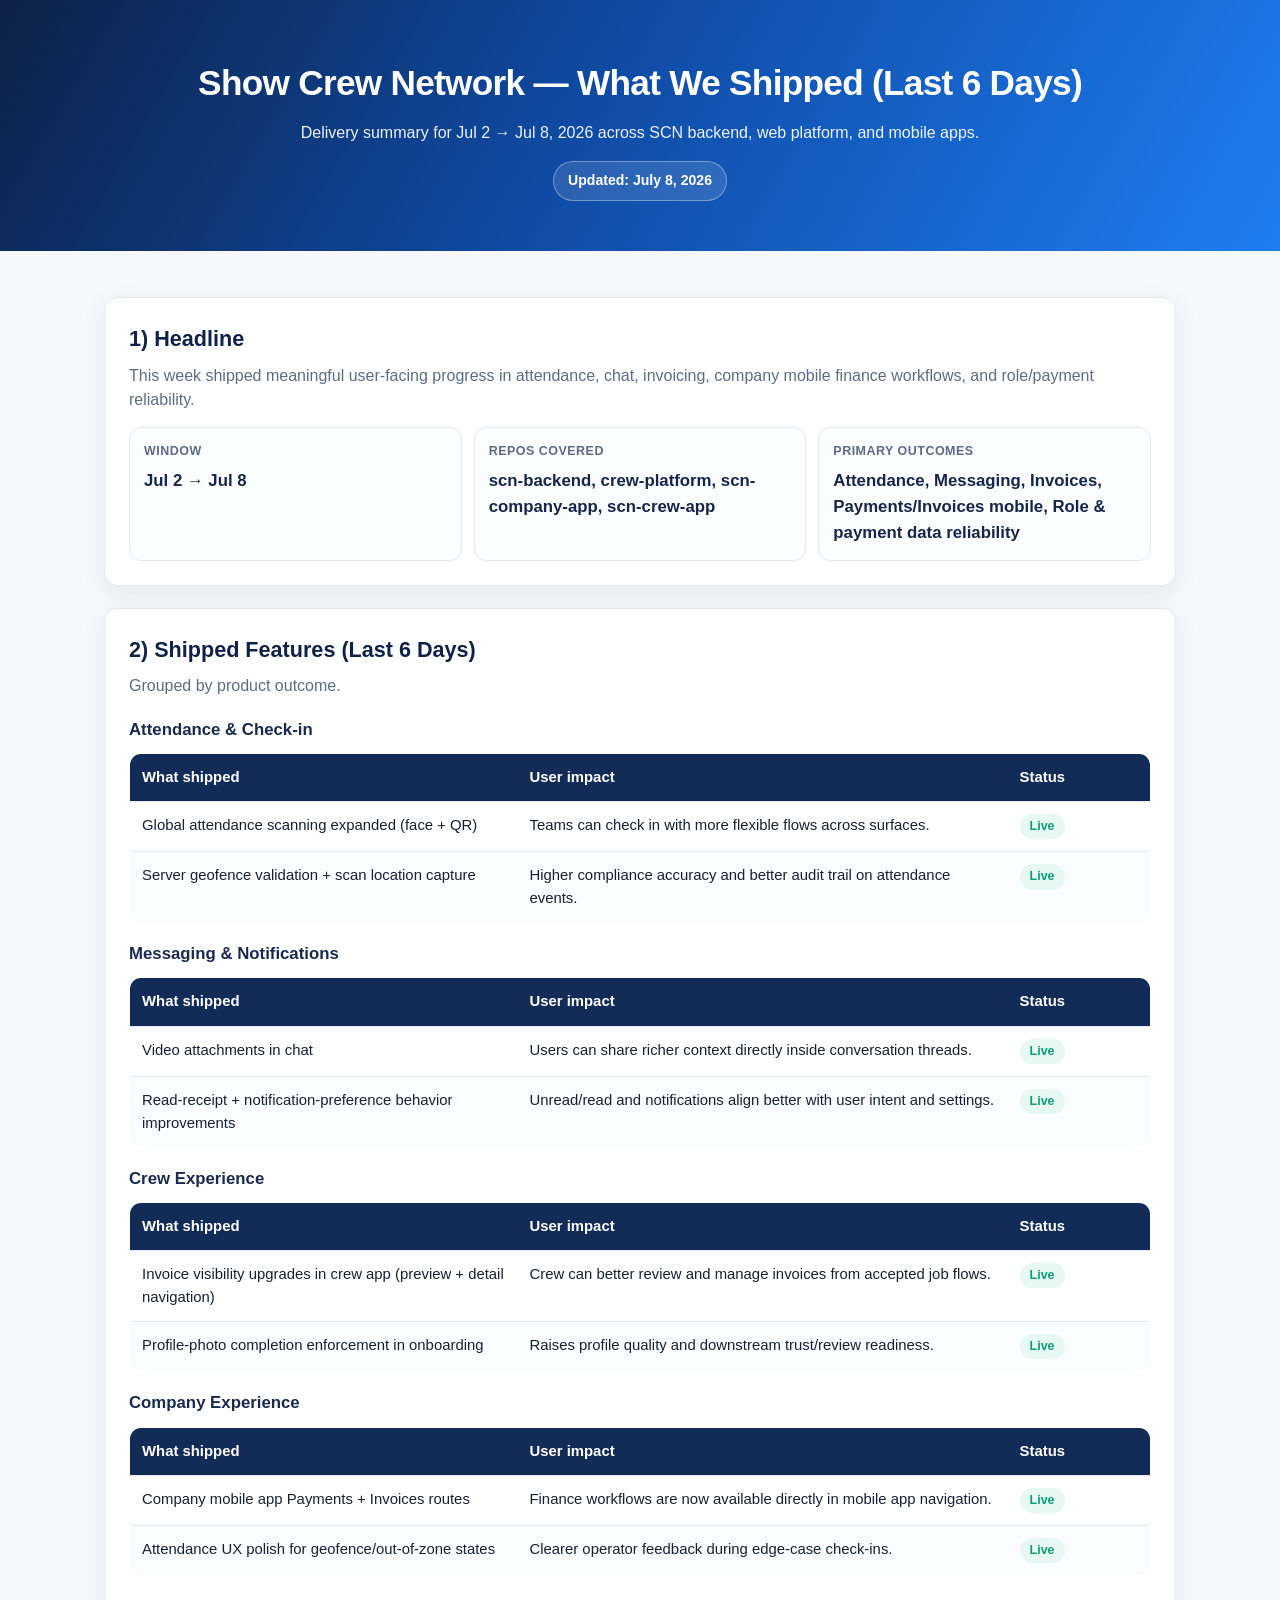
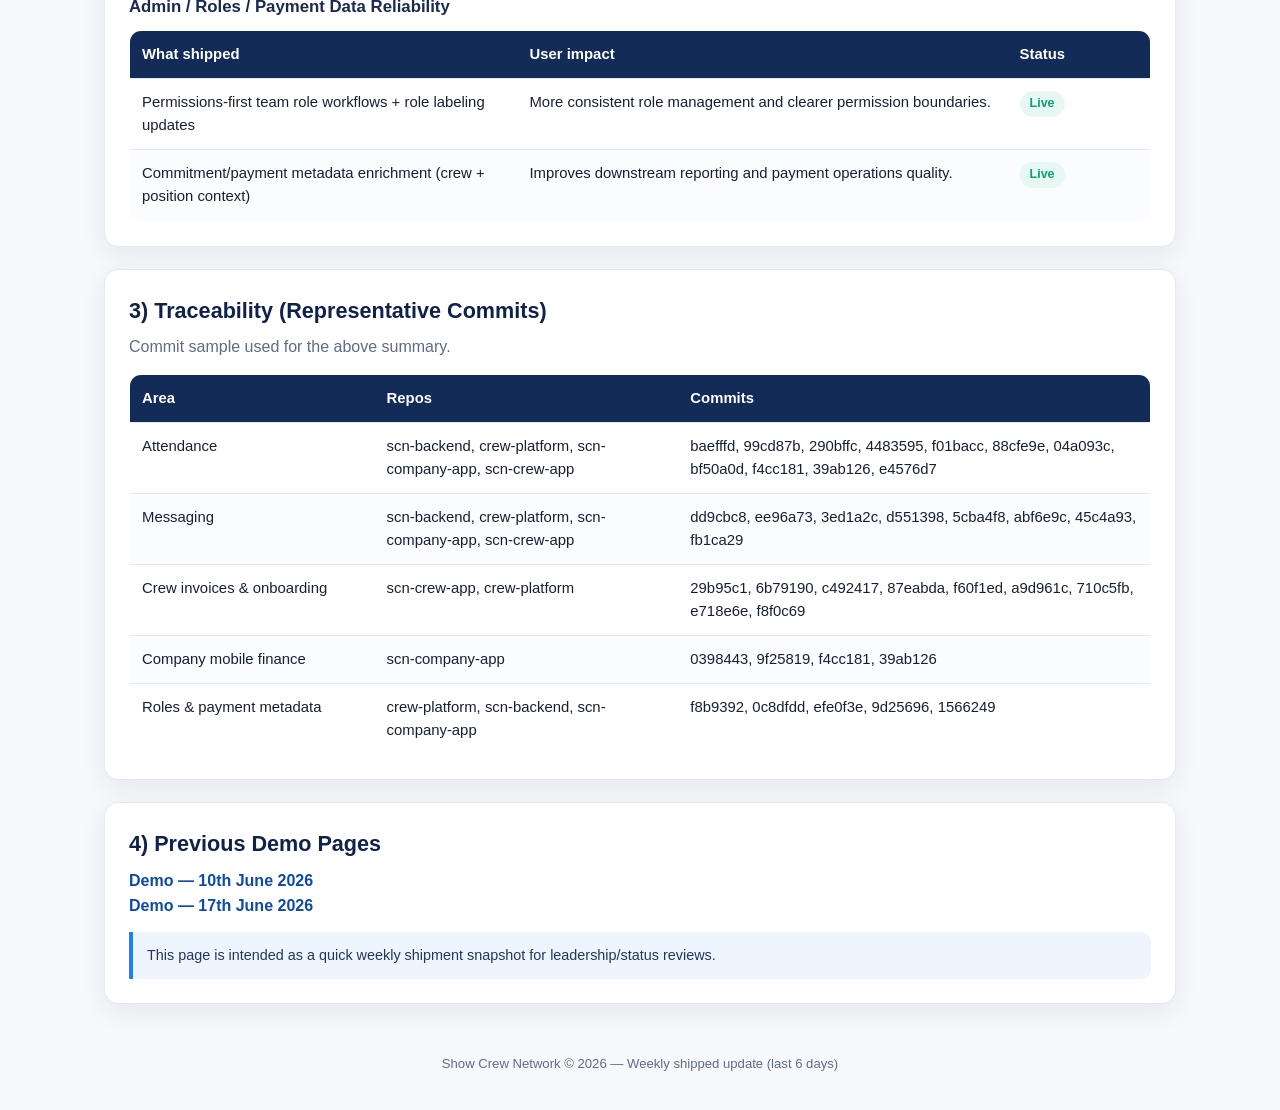
<file: index.html>
<!DOCTYPE html>
<html lang="en">
<head>
  <meta charset="UTF-8">
  <meta name="viewport" content="width=device-width, initial-scale=1.0">
  <title>Show Crew Network — Shipped Update (Last 6 Days)</title>
  <style>
    :root {
      --bg: #f7f8fb;
      --card: #ffffff;
      --text: #172033;
      --muted: #5f6b85;
      --brand: #0f4aa3;
      --brand-2: #1e7ef2;
      --ok: #0f9d76;
      --line: #e3e8f1;
      --shadow: 0 8px 24px rgba(16, 37, 72, 0.08);
      --radius: 14px;
    }
    * { box-sizing: border-box; margin: 0; padding: 0; }
    body {
      font-family: -apple-system, BlinkMacSystemFont, "Segoe UI", Roboto, Arial, sans-serif;
      background: var(--bg);
      color: var(--text);
      line-height: 1.55;
    }
    .hero {
      background: linear-gradient(120deg, #0d2147 0%, #0f4aa3 45%, #1e7ef2 100%);
      color: #fff;
      padding: 56px 24px 50px;
      text-align: center;
    }
    .hero h1 { font-size: 2.2rem; font-weight: 800; letter-spacing: -0.02em; }
    .hero p { margin-top: 10px; opacity: 0.93; max-width: 920px; margin-left: auto; margin-right: auto; }
    .meta {
      margin-top: 16px;
      display: inline-block;
      padding: 8px 14px;
      border: 1px solid rgba(255,255,255,0.35);
      border-radius: 999px;
      background: rgba(255,255,255,0.12);
      font-size: 0.88rem;
      font-weight: 600;
    }
    .wrap { max-width: 1120px; margin: 0 auto; padding: 24px; }
    section { margin-top: 22px; }
    .card {
      background: var(--card);
      border: 1px solid var(--line);
      border-radius: var(--radius);
      box-shadow: var(--shadow);
      padding: 24px;
    }
    h2 { font-size: 1.35rem; margin-bottom: 8px; color: #10224a; }
    h3 { font-size: 1.05rem; margin-top: 18px; margin-bottom: 8px; color: #1a2a4f; }
    p.sub { color: var(--muted); margin-bottom: 14px; }

    .kpi-grid {
      display: grid;
      grid-template-columns: repeat(auto-fit, minmax(220px, 1fr));
      gap: 12px;
      margin-top: 12px;
    }
    .kpi {
      border: 1px solid var(--line);
      border-radius: 12px;
      padding: 14px;
      background: #fbfdff;
    }
    .kpi .label {
      font-size: 0.78rem;
      color: var(--muted);
      text-transform: uppercase;
      letter-spacing: 0.04em;
      font-weight: 700;
    }
    .kpi .value {
      font-size: 1.05rem;
      font-weight: 700;
      margin-top: 6px;
      color: #16264a;
    }
    .pill {
      display: inline-block;
      padding: 3px 10px;
      border-radius: 999px;
      font-size: 0.78rem;
      font-weight: 600;
      background: #e7f8f2;
      color: var(--ok);
    }
    table {
      width: 100%;
      border-collapse: collapse;
      border: 1px solid var(--line);
      border-radius: 12px;
      overflow: hidden;
      font-size: 0.93rem;
      margin-top: 10px;
    }
    thead { background: #132b57; color: #fff; }
    th, td {
      text-align: left;
      padding: 12px 12px;
      border-bottom: 1px solid var(--line);
      vertical-align: top;
    }
    tbody tr:last-child td { border-bottom: none; }
    tbody tr:nth-child(even) td { background: #fafcff; }
    .note {
      margin-top: 14px;
      padding: 12px 14px;
      border-left: 4px solid var(--brand-2);
      background: #eef5ff;
      border-radius: 0 10px 10px 0;
      color: #23365b;
      font-size: 0.9rem;
    }
    .links a {
      color: var(--brand);
      text-decoration: none;
      font-weight: 700;
    }
    .links a:hover { text-decoration: underline; }
    .footer {
      text-align: center;
      color: var(--muted);
      font-size: 0.82rem;
      padding: 26px 16px 36px;
    }
    @media (max-width: 768px) {
      .hero h1 { font-size: 1.7rem; }
      .wrap { padding: 14px; }
      .card { padding: 16px; }
    }
  </style>
</head>
<body>
  <header class="hero">
    <h1>Show Crew Network — What We Shipped (Last 6 Days)</h1>
    <p>Delivery summary for Jul 2 → Jul 8, 2026 across SCN backend, web platform, and mobile apps.</p>
    <div class="meta">Updated: July 8, 2026</div>
  </header>

  <main class="wrap">
    <section class="card">
      <h2>1) Headline</h2>
      <p class="sub">This week shipped meaningful user-facing progress in attendance, chat, invoicing, company mobile finance workflows, and role/payment reliability.</p>
      <div class="kpi-grid">
        <div class="kpi"><div class="label">Window</div><div class="value">Jul 2 → Jul 8</div></div>
        <div class="kpi"><div class="label">Repos covered</div><div class="value">scn-backend, crew-platform, scn-company-app, scn-crew-app</div></div>
        <div class="kpi"><div class="label">Primary outcomes</div><div class="value">Attendance, Messaging, Invoices, Payments/Invoices mobile, Role & payment data reliability</div></div>
      </div>
    </section>

    <section class="card">
      <h2>2) Shipped Features (Last 6 Days)</h2>
      <p class="sub">Grouped by product outcome.</p>

      <h3>Attendance &amp; Check-in</h3>
      <table>
        <thead><tr><th style="width:38%">What shipped</th><th>User impact</th><th style="width:14%">Status</th></tr></thead>
        <tbody>
          <tr><td>Global attendance scanning expanded (face + QR)</td><td>Teams can check in with more flexible flows across surfaces.</td><td><span class="pill">Live</span></td></tr>
          <tr><td>Server geofence validation + scan location capture</td><td>Higher compliance accuracy and better audit trail on attendance events.</td><td><span class="pill">Live</span></td></tr>
        </tbody>
      </table>

      <h3>Messaging &amp; Notifications</h3>
      <table>
        <thead><tr><th style="width:38%">What shipped</th><th>User impact</th><th style="width:14%">Status</th></tr></thead>
        <tbody>
          <tr><td>Video attachments in chat</td><td>Users can share richer context directly inside conversation threads.</td><td><span class="pill">Live</span></td></tr>
          <tr><td>Read-receipt + notification-preference behavior improvements</td><td>Unread/read and notifications align better with user intent and settings.</td><td><span class="pill">Live</span></td></tr>
        </tbody>
      </table>

      <h3>Crew Experience</h3>
      <table>
        <thead><tr><th style="width:38%">What shipped</th><th>User impact</th><th style="width:14%">Status</th></tr></thead>
        <tbody>
          <tr><td>Invoice visibility upgrades in crew app (preview + detail navigation)</td><td>Crew can better review and manage invoices from accepted job flows.</td><td><span class="pill">Live</span></td></tr>
          <tr><td>Profile-photo completion enforcement in onboarding</td><td>Raises profile quality and downstream trust/review readiness.</td><td><span class="pill">Live</span></td></tr>
        </tbody>
      </table>

      <h3>Company Experience</h3>
      <table>
        <thead><tr><th style="width:38%">What shipped</th><th>User impact</th><th style="width:14%">Status</th></tr></thead>
        <tbody>
          <tr><td>Company mobile app Payments + Invoices routes</td><td>Finance workflows are now available directly in mobile app navigation.</td><td><span class="pill">Live</span></td></tr>
          <tr><td>Attendance UX polish for geofence/out-of-zone states</td><td>Clearer operator feedback during edge-case check-ins.</td><td><span class="pill">Live</span></td></tr>
        </tbody>
      </table>

      <h3>Admin / Roles / Payment Data Reliability</h3>
      <table>
        <thead><tr><th style="width:38%">What shipped</th><th>User impact</th><th style="width:14%">Status</th></tr></thead>
        <tbody>
          <tr><td>Permissions-first team role workflows + role labeling updates</td><td>More consistent role management and clearer permission boundaries.</td><td><span class="pill">Live</span></td></tr>
          <tr><td>Commitment/payment metadata enrichment (crew + position context)</td><td>Improves downstream reporting and payment operations quality.</td><td><span class="pill">Live</span></td></tr>
        </tbody>
      </table>
    </section>

    <section class="card">
      <h2>3) Traceability (Representative Commits)</h2>
      <p class="sub">Commit sample used for the above summary.</p>
      <table>
        <thead><tr><th style="width:24%">Area</th><th>Repos</th><th>Commits</th></tr></thead>
        <tbody>
          <tr><td>Attendance</td><td>scn-backend, crew-platform, scn-company-app, scn-crew-app</td><td>baefffd, 99cd87b, 290bffc, 4483595, f01bacc, 88cfe9e, 04a093c, bf50a0d, f4cc181, 39ab126, e4576d7</td></tr>
          <tr><td>Messaging</td><td>scn-backend, crew-platform, scn-company-app, scn-crew-app</td><td>dd9cbc8, ee96a73, 3ed1a2c, d551398, 5cba4f8, abf6e9c, 45c4a93, fb1ca29</td></tr>
          <tr><td>Crew invoices &amp; onboarding</td><td>scn-crew-app, crew-platform</td><td>29b95c1, 6b79190, c492417, 87eabda, f60f1ed, a9d961c, 710c5fb, e718e6e, f8f0c69</td></tr>
          <tr><td>Company mobile finance</td><td>scn-company-app</td><td>0398443, 9f25819, f4cc181, 39ab126</td></tr>
          <tr><td>Roles &amp; payment metadata</td><td>crew-platform, scn-backend, scn-company-app</td><td>f8b9392, 0c8dfdd, efe0f3e, 9d25696, 1566249</td></tr>
        </tbody>
      </table>
    </section>

    <section class="card links">
      <h2>4) Previous Demo Pages</h2>
      <p class="sub">
        <a href="./show-crew-demo-10th-june-2026.html">Demo — 10th June 2026</a><br>
        <a href="./show-crew-demo-17th-june-2026.html">Demo — 17th June 2026</a>
      </p>
      <div class="note">
        This page is intended as a quick weekly shipment snapshot for leadership/status reviews.
      </div>
    </section>
  </main>

  <div class="footer">
    Show Crew Network &copy; 2026 &mdash; Weekly shipped update (last 6 days)
  </div>
</body>
</html>
</file>
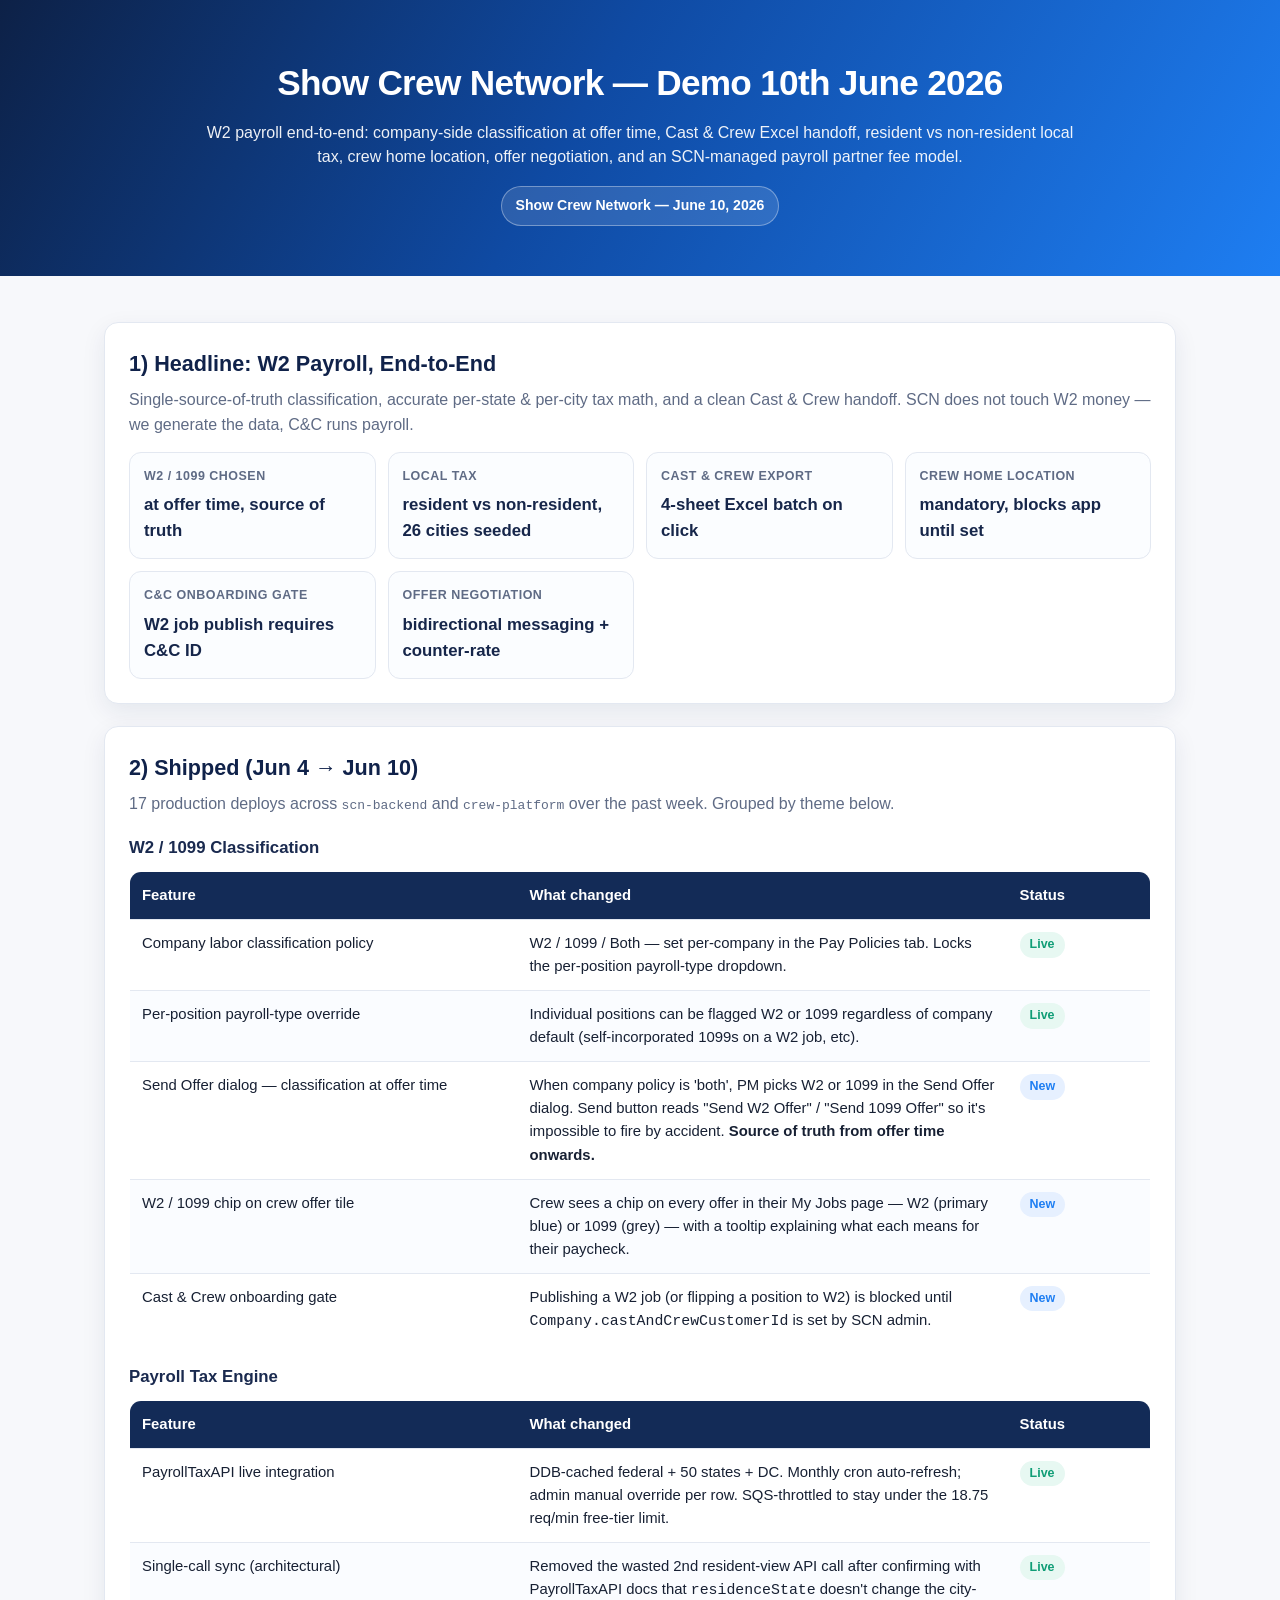
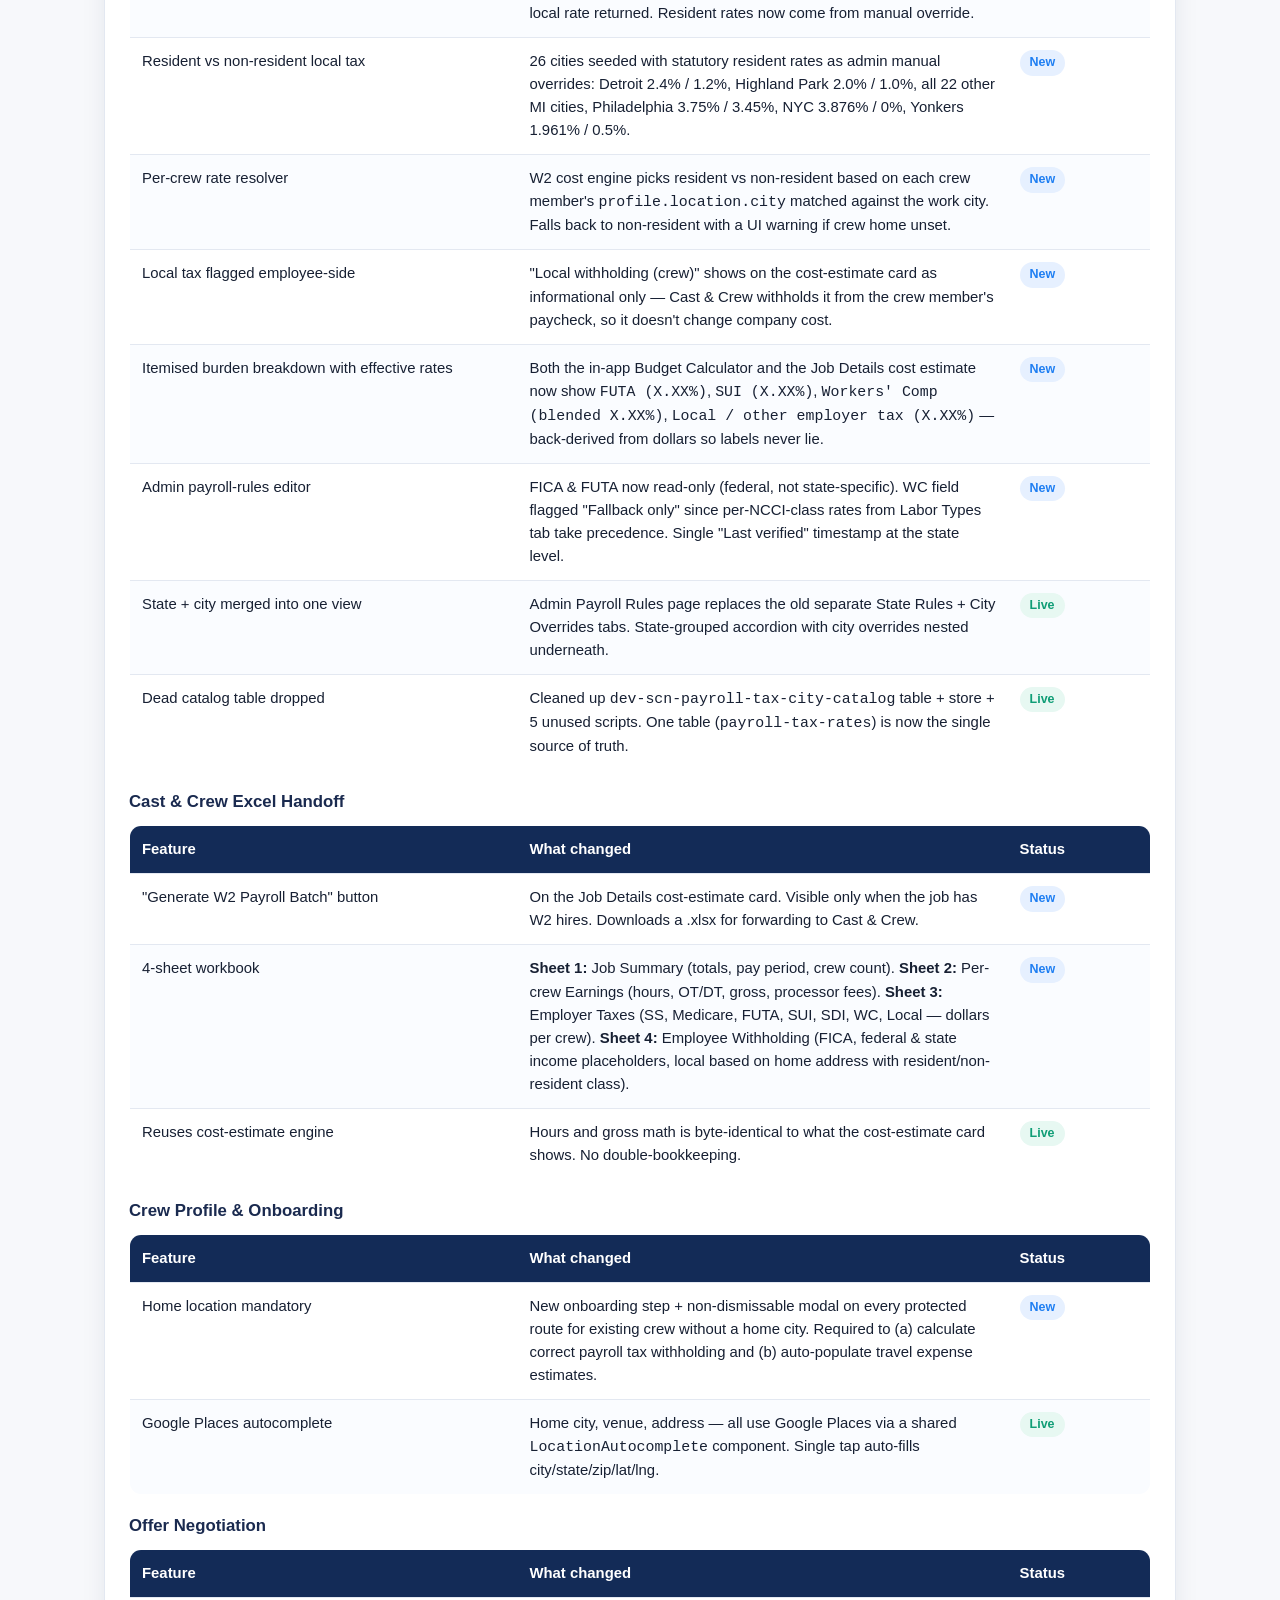
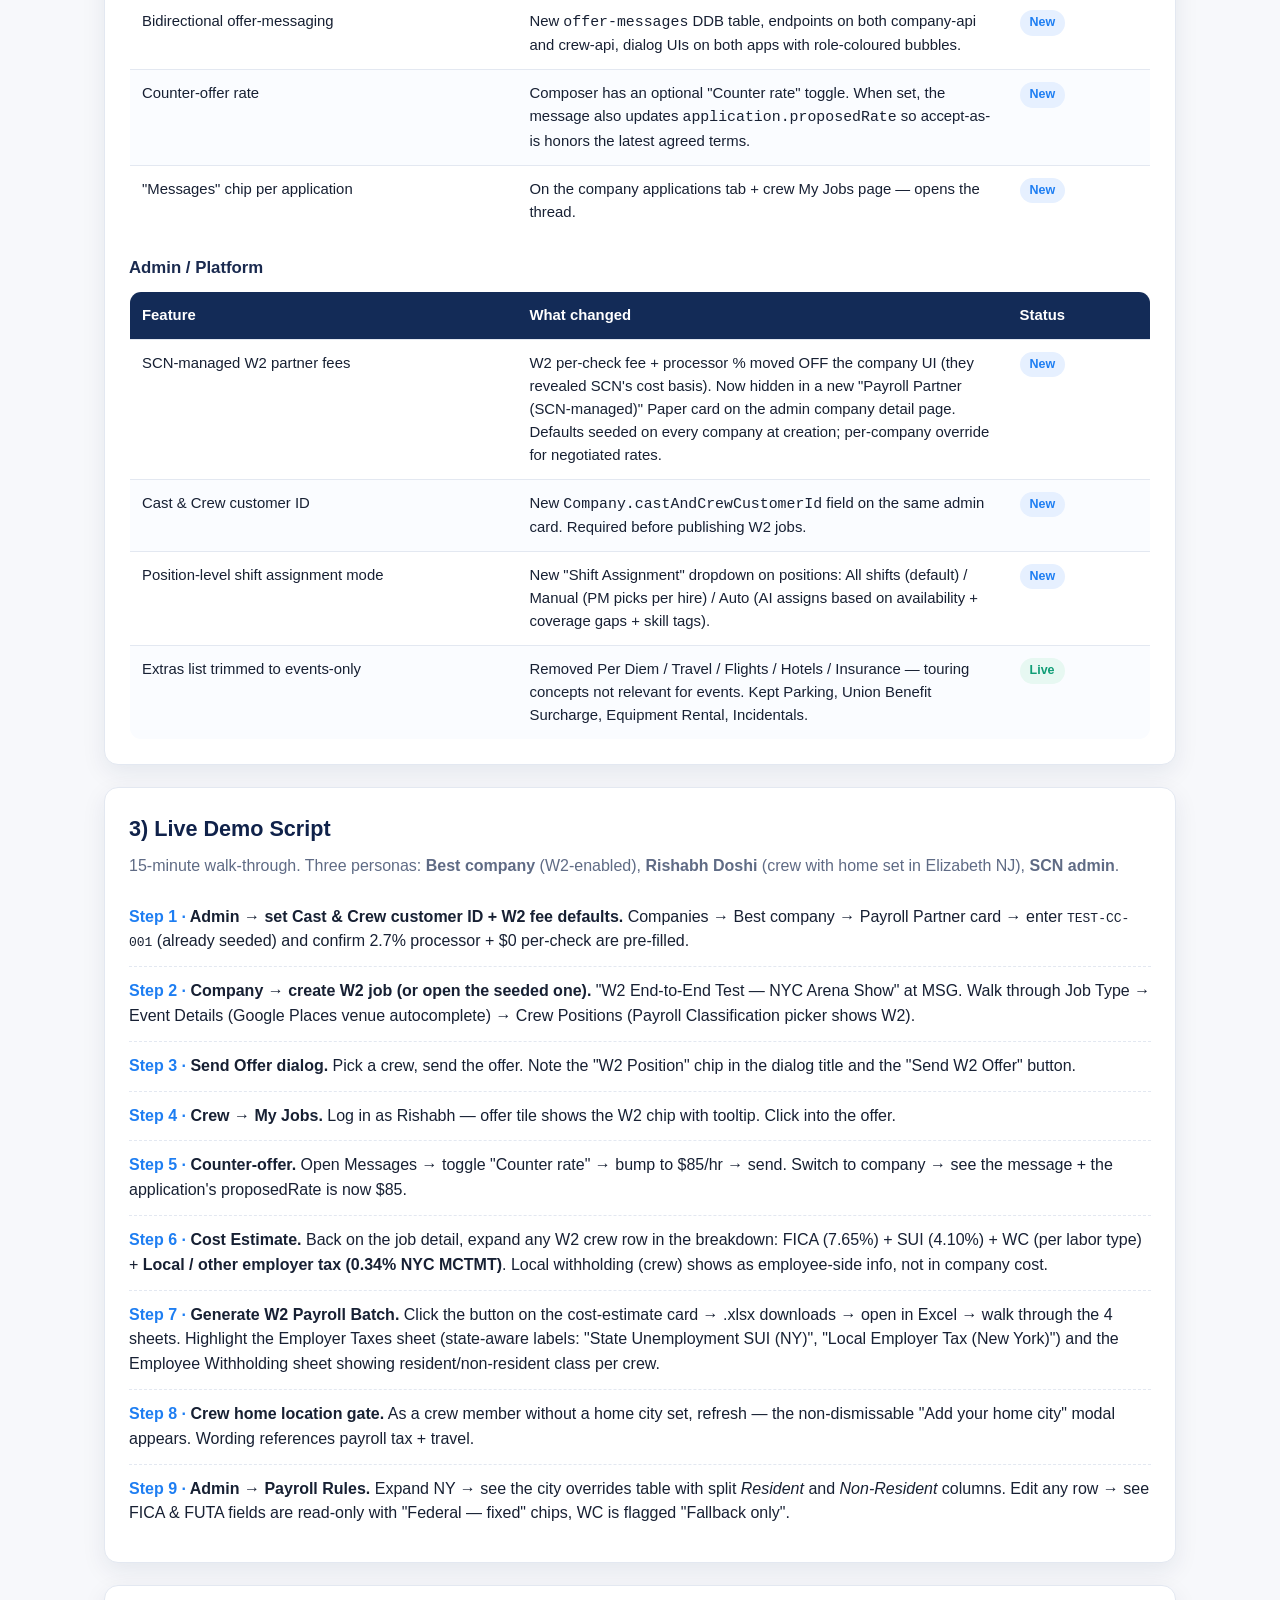
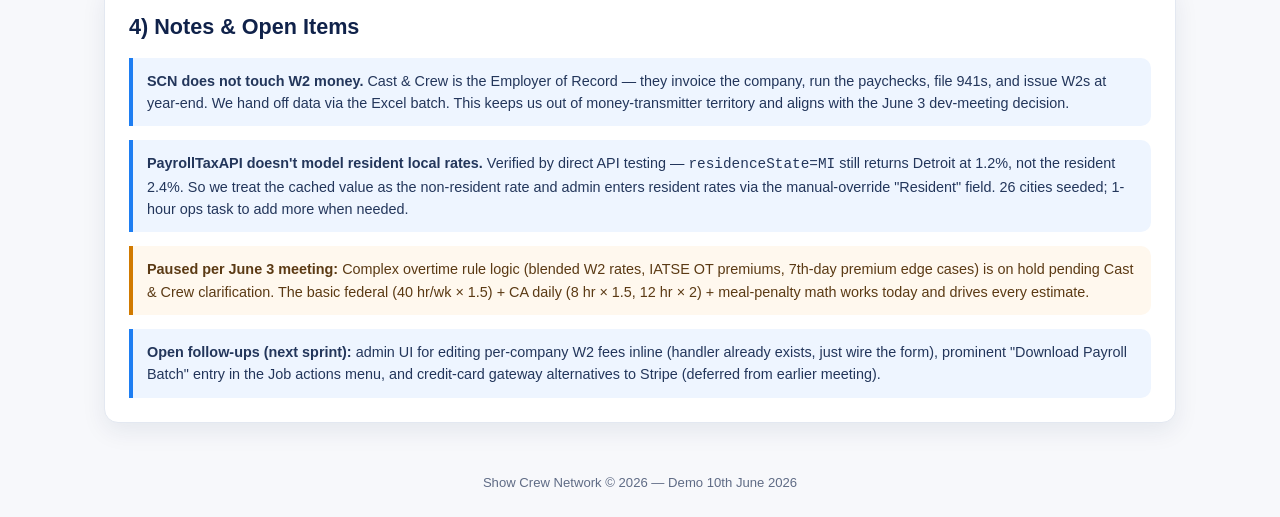
<file: show-crew-demo-10th-june-2026.html>
<!DOCTYPE html>
<html lang="en">
<head>
  <meta charset="UTF-8">
  <meta name="viewport" content="width=device-width, initial-scale=1.0">
  <title>Show Crew Network — Demo 10th June 2026</title>
  <style>
    :root {
      --bg: #f7f8fb;
      --card: #ffffff;
      --text: #172033;
      --muted: #5f6b85;
      --brand: #0f4aa3;
      --brand-2: #1e7ef2;
      --ok: #0f9d76;
      --warn: #d17a00;
      --line: #e3e8f1;
      --shadow: 0 8px 24px rgba(16, 37, 72, 0.08);
      --radius: 14px;
    }
    * { box-sizing: border-box; margin: 0; padding: 0; }
    body {
      font-family: -apple-system, BlinkMacSystemFont, 'Segoe UI', Roboto, Arial, sans-serif;
      background: var(--bg);
      color: var(--text);
      line-height: 1.55;
    }
    .hero {
      background: linear-gradient(120deg, #0d2147 0%, #0f4aa3 45%, #1e7ef2 100%);
      color: #fff;
      padding: 56px 24px 50px;
      text-align: center;
    }
    .hero h1 { font-size: 2.2rem; font-weight: 800; letter-spacing: -0.02em; }
    .hero p { margin-top: 10px; opacity: 0.93; max-width: 880px; margin-left: auto; margin-right: auto; }
    .meta {
      margin-top: 16px;
      display: inline-block;
      padding: 8px 14px;
      border: 1px solid rgba(255,255,255,0.35);
      border-radius: 999px;
      background: rgba(255,255,255,0.12);
      font-size: 0.88rem;
      font-weight: 600;
    }
    .wrap { max-width: 1120px; margin: 0 auto; padding: 24px; }
    section { margin-top: 22px; }

    .card {
      background: var(--card);
      border: 1px solid var(--line);
      border-radius: var(--radius);
      box-shadow: var(--shadow);
      padding: 24px;
    }
    h2 { font-size: 1.35rem; margin-bottom: 8px; color: #10224a; }
    h3 { font-size: 1.05rem; margin-top: 18px; margin-bottom: 8px; color: #1a2a4f; }
    p.sub { color: var(--muted); margin-bottom: 14px; }

    .kpi-grid {
      display: grid;
      grid-template-columns: repeat(auto-fit, minmax(220px, 1fr));
      gap: 12px;
      margin-top: 12px;
    }
    .kpi {
      border: 1px solid var(--line);
      border-radius: 12px;
      padding: 14px;
      background: #fbfdff;
    }
    .kpi .label { font-size: 0.78rem; color: var(--muted); text-transform: uppercase; letter-spacing: 0.04em; font-weight: 700; }
    .kpi .value { font-size: 1.05rem; font-weight: 700; margin-top: 6px; color: #16264a; }

    .pill { display: inline-block; padding: 3px 10px; border-radius: 999px; font-size: 0.78rem; font-weight: 600; }
    .done { background: #e7f8f2; color: var(--ok); }
    .new { background: #e6f0ff; color: var(--brand-2); }
    .focus { background: #fff5e8; color: var(--warn); }

    table {
      width: 100%;
      border-collapse: collapse;
      border: 1px solid var(--line);
      border-radius: 12px;
      overflow: hidden;
      font-size: 0.93rem;
      margin-top: 10px;
    }
    thead { background: #132b57; color: #fff; }
    th, td { text-align: left; padding: 12px 12px; border-bottom: 1px solid var(--line); vertical-align: top; }
    tbody tr:last-child td { border-bottom: none; }
    tbody tr:nth-child(even) td { background: #fafcff; }

    ul.tight { padding-left: 22px; margin: 6px 0 0; }
    ul.tight li { margin: 4px 0; }

    .note {
      margin-top: 14px;
      padding: 12px 14px;
      border-left: 4px solid var(--brand-2);
      background: #eef5ff;
      border-radius: 0 10px 10px 0;
      color: #23365b;
      font-size: 0.9rem;
    }
    .warn-note {
      margin-top: 14px;
      padding: 12px 14px;
      border-left: 4px solid var(--warn);
      background: #fff8ee;
      border-radius: 0 10px 10px 0;
      color: #5b3a14;
      font-size: 0.9rem;
    }

    .demo-step {
      counter-increment: step;
      padding: 12px 0;
      border-bottom: 1px dashed var(--line);
    }
    .demo-step:last-child { border-bottom: none; }
    .demo-step::before {
      content: "Step " counter(step) " · ";
      color: var(--brand-2);
      font-weight: 700;
    }
    .demo-script { counter-reset: step; }

    .footer {
      text-align: center;
      color: var(--muted);
      font-size: 0.82rem;
      padding: 26px 16px 36px;
    }

    @media (max-width: 768px) {
      .hero h1 { font-size: 1.7rem; }
      .wrap { padding: 14px; }
      .card { padding: 16px; }
    }
  </style>
</head>
<body>
  <header class="hero">
    <h1>Show Crew Network — Demo 10th June 2026</h1>
    <p>W2 payroll end-to-end: company-side classification at offer time, Cast &amp; Crew Excel handoff, resident vs non-resident local tax, crew home location, offer negotiation, and an SCN-managed payroll partner fee model.</p>
    <div class="meta">Show Crew Network &mdash; June 10, 2026</div>
  </header>

  <main class="wrap">

    <!-- ─────────────────────────────────────────────────────────── -->
    <section class="card">
      <h2>1) Headline: W2 Payroll, End-to-End</h2>
      <p class="sub">Single-source-of-truth classification, accurate per-state &amp; per-city tax math, and a clean Cast &amp; Crew handoff. SCN does not touch W2 money — we generate the data, C&amp;C runs payroll.</p>
      <div class="kpi-grid">
        <div class="kpi"><div class="label">W2 / 1099 chosen</div><div class="value">at offer time, source of truth</div></div>
        <div class="kpi"><div class="label">Local tax</div><div class="value">resident vs non-resident, 26 cities seeded</div></div>
        <div class="kpi"><div class="label">Cast &amp; Crew export</div><div class="value">4-sheet Excel batch on click</div></div>
        <div class="kpi"><div class="label">Crew home location</div><div class="value">mandatory, blocks app until set</div></div>
        <div class="kpi"><div class="label">C&amp;C onboarding gate</div><div class="value">W2 job publish requires C&amp;C ID</div></div>
        <div class="kpi"><div class="label">Offer negotiation</div><div class="value">bidirectional messaging + counter-rate</div></div>
      </div>
    </section>

    <!-- ─────────────────────────────────────────────────────────── -->
    <section class="card">
      <h2>2) Shipped (Jun 4 → Jun 10)</h2>
      <p class="sub">17 production deploys across <code>scn-backend</code> and <code>crew-platform</code> over the past week. Grouped by theme below.</p>

      <h3>W2 / 1099 Classification</h3>
      <table>
        <thead><tr><th style="width:38%">Feature</th><th>What changed</th><th style="width:14%">Status</th></tr></thead>
        <tbody>
          <tr><td>Company labor classification policy</td><td>W2 / 1099 / Both — set per-company in the Pay Policies tab. Locks the per-position payroll-type dropdown.</td><td><span class="pill done">Live</span></td></tr>
          <tr><td>Per-position payroll-type override</td><td>Individual positions can be flagged W2 or 1099 regardless of company default (self-incorporated 1099s on a W2 job, etc).</td><td><span class="pill done">Live</span></td></tr>
          <tr><td>Send Offer dialog — classification at offer time</td><td>When company policy is 'both', PM picks W2 or 1099 in the Send Offer dialog. Send button reads "Send W2 Offer" / "Send 1099 Offer" so it's impossible to fire by accident. <strong>Source of truth from offer time onwards.</strong></td><td><span class="pill new">New</span></td></tr>
          <tr><td>W2 / 1099 chip on crew offer tile</td><td>Crew sees a chip on every offer in their My Jobs page — W2 (primary blue) or 1099 (grey) — with a tooltip explaining what each means for their paycheck.</td><td><span class="pill new">New</span></td></tr>
          <tr><td>Cast &amp; Crew onboarding gate</td><td>Publishing a W2 job (or flipping a position to W2) is blocked until <code>Company.castAndCrewCustomerId</code> is set by SCN admin.</td><td><span class="pill new">New</span></td></tr>
        </tbody>
      </table>

      <h3>Payroll Tax Engine</h3>
      <table>
        <thead><tr><th style="width:38%">Feature</th><th>What changed</th><th style="width:14%">Status</th></tr></thead>
        <tbody>
          <tr><td>PayrollTaxAPI live integration</td><td>DDB-cached federal + 50 states + DC. Monthly cron auto-refresh; admin manual override per row. SQS-throttled to stay under the 18.75 req/min free-tier limit.</td><td><span class="pill done">Live</span></td></tr>
          <tr><td>Single-call sync (architectural)</td><td>Removed the wasted 2nd resident-view API call after confirming with PayrollTaxAPI docs that <code>residenceState</code> doesn't change the city-local rate returned. Resident rates now come from manual override.</td><td><span class="pill done">Live</span></td></tr>
          <tr><td>Resident vs non-resident local tax</td><td>26 cities seeded with statutory resident rates as admin manual overrides: Detroit 2.4% / 1.2%, Highland Park 2.0% / 1.0%, all 22 other MI cities, Philadelphia 3.75% / 3.45%, NYC 3.876% / 0%, Yonkers 1.961% / 0.5%.</td><td><span class="pill new">New</span></td></tr>
          <tr><td>Per-crew rate resolver</td><td>W2 cost engine picks resident vs non-resident based on each crew member's <code>profile.location.city</code> matched against the work city. Falls back to non-resident with a UI warning if crew home unset.</td><td><span class="pill new">New</span></td></tr>
          <tr><td>Local tax flagged employee-side</td><td>"Local withholding (crew)" shows on the cost-estimate card as informational only — Cast &amp; Crew withholds it from the crew member's paycheck, so it doesn't change company cost.</td><td><span class="pill new">New</span></td></tr>
          <tr><td>Itemised burden breakdown with effective rates</td><td>Both the in-app Budget Calculator and the Job Details cost estimate now show <code>FUTA (X.XX%)</code>, <code>SUI (X.XX%)</code>, <code>Workers' Comp (blended X.XX%)</code>, <code>Local / other employer tax (X.XX%)</code> — back-derived from dollars so labels never lie.</td><td><span class="pill new">New</span></td></tr>
          <tr><td>Admin payroll-rules editor</td><td>FICA &amp; FUTA now read-only (federal, not state-specific). WC field flagged "Fallback only" since per-NCCI-class rates from Labor Types tab take precedence. Single "Last verified" timestamp at the state level.</td><td><span class="pill new">New</span></td></tr>
          <tr><td>State + city merged into one view</td><td>Admin Payroll Rules page replaces the old separate State Rules + City Overrides tabs. State-grouped accordion with city overrides nested underneath.</td><td><span class="pill done">Live</span></td></tr>
          <tr><td>Dead catalog table dropped</td><td>Cleaned up <code>dev-scn-payroll-tax-city-catalog</code> table + store + 5 unused scripts. One table (<code>payroll-tax-rates</code>) is now the single source of truth.</td><td><span class="pill done">Live</span></td></tr>
        </tbody>
      </table>

      <h3>Cast &amp; Crew Excel Handoff</h3>
      <table>
        <thead><tr><th style="width:38%">Feature</th><th>What changed</th><th style="width:14%">Status</th></tr></thead>
        <tbody>
          <tr><td>"Generate W2 Payroll Batch" button</td><td>On the Job Details cost-estimate card. Visible only when the job has W2 hires. Downloads a .xlsx for forwarding to Cast &amp; Crew.</td><td><span class="pill new">New</span></td></tr>
          <tr><td>4-sheet workbook</td><td><strong>Sheet 1:</strong> Job Summary (totals, pay period, crew count). <strong>Sheet 2:</strong> Per-crew Earnings (hours, OT/DT, gross, processor fees). <strong>Sheet 3:</strong> Employer Taxes (SS, Medicare, FUTA, SUI, SDI, WC, Local — dollars per crew). <strong>Sheet 4:</strong> Employee Withholding (FICA, federal &amp; state income placeholders, local based on home address with resident/non-resident class).</td><td><span class="pill new">New</span></td></tr>
          <tr><td>Reuses cost-estimate engine</td><td>Hours and gross math is byte-identical to what the cost-estimate card shows. No double-bookkeeping.</td><td><span class="pill done">Live</span></td></tr>
        </tbody>
      </table>

      <h3>Crew Profile &amp; Onboarding</h3>
      <table>
        <thead><tr><th style="width:38%">Feature</th><th>What changed</th><th style="width:14%">Status</th></tr></thead>
        <tbody>
          <tr><td>Home location mandatory</td><td>New onboarding step + non-dismissable modal on every protected route for existing crew without a home city. Required to (a) calculate correct payroll tax withholding and (b) auto-populate travel expense estimates.</td><td><span class="pill new">New</span></td></tr>
          <tr><td>Google Places autocomplete</td><td>Home city, venue, address — all use Google Places via a shared <code>LocationAutocomplete</code> component. Single tap auto-fills city/state/zip/lat/lng.</td><td><span class="pill done">Live</span></td></tr>
        </tbody>
      </table>

      <h3>Offer Negotiation</h3>
      <table>
        <thead><tr><th style="width:38%">Feature</th><th>What changed</th><th style="width:14%">Status</th></tr></thead>
        <tbody>
          <tr><td>Bidirectional offer-messaging</td><td>New <code>offer-messages</code> DDB table, endpoints on both company-api and crew-api, dialog UIs on both apps with role-coloured bubbles.</td><td><span class="pill new">New</span></td></tr>
          <tr><td>Counter-offer rate</td><td>Composer has an optional "Counter rate" toggle. When set, the message also updates <code>application.proposedRate</code> so accept-as-is honors the latest agreed terms.</td><td><span class="pill new">New</span></td></tr>
          <tr><td>"Messages" chip per application</td><td>On the company applications tab + crew My Jobs page — opens the thread.</td><td><span class="pill new">New</span></td></tr>
        </tbody>
      </table>

      <h3>Admin / Platform</h3>
      <table>
        <thead><tr><th style="width:38%">Feature</th><th>What changed</th><th style="width:14%">Status</th></tr></thead>
        <tbody>
          <tr><td>SCN-managed W2 partner fees</td><td>W2 per-check fee + processor % moved OFF the company UI (they revealed SCN's cost basis). Now hidden in a new "Payroll Partner (SCN-managed)" Paper card on the admin company detail page. Defaults seeded on every company at creation; per-company override for negotiated rates.</td><td><span class="pill new">New</span></td></tr>
          <tr><td>Cast &amp; Crew customer ID</td><td>New <code>Company.castAndCrewCustomerId</code> field on the same admin card. Required before publishing W2 jobs.</td><td><span class="pill new">New</span></td></tr>
          <tr><td>Position-level shift assignment mode</td><td>New "Shift Assignment" dropdown on positions: All shifts (default) / Manual (PM picks per hire) / Auto (AI assigns based on availability + coverage gaps + skill tags).</td><td><span class="pill new">New</span></td></tr>
          <tr><td>Extras list trimmed to events-only</td><td>Removed Per Diem / Travel / Flights / Hotels / Insurance — touring concepts not relevant for events. Kept Parking, Union Benefit Surcharge, Equipment Rental, Incidentals.</td><td><span class="pill done">Live</span></td></tr>
        </tbody>
      </table>
    </section>

    <!-- ─────────────────────────────────────────────────────────── -->
    <section class="card">
      <h2>3) Live Demo Script</h2>
      <p class="sub">15-minute walk-through. Three personas: <strong>Best company</strong> (W2-enabled), <strong>Rishabh Doshi</strong> (crew with home set in Elizabeth NJ), <strong>SCN admin</strong>.</p>
      <div class="demo-script">
        <div class="demo-step"><strong>Admin → set Cast &amp; Crew customer ID + W2 fee defaults.</strong> Companies → Best company → Payroll Partner card → enter <code>TEST-CC-001</code> (already seeded) and confirm 2.7% processor + $0 per-check are pre-filled.</div>
        <div class="demo-step"><strong>Company → create W2 job (or open the seeded one).</strong> "W2 End-to-End Test — NYC Arena Show" at MSG. Walk through Job Type → Event Details (Google Places venue autocomplete) → Crew Positions (Payroll Classification picker shows W2).</div>
        <div class="demo-step"><strong>Send Offer dialog.</strong> Pick a crew, send the offer. Note the "W2 Position" chip in the dialog title and the "Send W2 Offer" button.</div>
        <div class="demo-step"><strong>Crew → My Jobs.</strong> Log in as Rishabh — offer tile shows the W2 chip with tooltip. Click into the offer.</div>
        <div class="demo-step"><strong>Counter-offer.</strong> Open Messages → toggle "Counter rate" → bump to $85/hr → send. Switch to company → see the message + the application's proposedRate is now $85.</div>
        <div class="demo-step"><strong>Cost Estimate.</strong> Back on the job detail, expand any W2 crew row in the breakdown: FICA (7.65%) + SUI (4.10%) + WC (per labor type) + <strong>Local / other employer tax (0.34% NYC MCTMT)</strong>. Local withholding (crew) shows as employee-side info, not in company cost.</div>
        <div class="demo-step"><strong>Generate W2 Payroll Batch.</strong> Click the button on the cost-estimate card → .xlsx downloads → open in Excel → walk through the 4 sheets. Highlight the Employer Taxes sheet (state-aware labels: "State Unemployment SUI (NY)", "Local Employer Tax (New York)") and the Employee Withholding sheet showing resident/non-resident class per crew.</div>
        <div class="demo-step"><strong>Crew home location gate.</strong> As a crew member without a home city set, refresh — the non-dismissable "Add your home city" modal appears. Wording references payroll tax + travel.</div>
        <div class="demo-step"><strong>Admin → Payroll Rules.</strong> Expand NY → see the city overrides table with split <em>Resident</em> and <em>Non-Resident</em> columns. Edit any row → see FICA &amp; FUTA fields are read-only with "Federal — fixed" chips, WC is flagged "Fallback only".</div>
      </div>
    </section>

    <!-- ─────────────────────────────────────────────────────────── -->
    <section class="card">
      <h2>4) Notes &amp; Open Items</h2>
      <div class="note">
        <strong>SCN does not touch W2 money.</strong> Cast &amp; Crew is the Employer of Record — they invoice the company, run the paychecks, file 941s, and issue W2s at year-end. We hand off data via the Excel batch. This keeps us out of money-transmitter territory and aligns with the June 3 dev-meeting decision.
      </div>
      <div class="note">
        <strong>PayrollTaxAPI doesn't model resident local rates.</strong> Verified by direct API testing — <code>residenceState=MI</code> still returns Detroit at 1.2%, not the resident 2.4%. So we treat the cached value as the non-resident rate and admin enters resident rates via the manual-override "Resident" field. 26 cities seeded; 1-hour ops task to add more when needed.
      </div>
      <div class="warn-note">
        <strong>Paused per June 3 meeting:</strong> Complex overtime rule logic (blended W2 rates, IATSE OT premiums, 7th-day premium edge cases) is on hold pending Cast &amp; Crew clarification. The basic federal (40 hr/wk × 1.5) + CA daily (8 hr × 1.5, 12 hr × 2) + meal-penalty math works today and drives every estimate.
      </div>
      <div class="note">
        <strong>Open follow-ups (next sprint):</strong> admin UI for editing per-company W2 fees inline (handler already exists, just wire the form), prominent "Download Payroll Batch" entry in the Job actions menu, and credit-card gateway alternatives to Stripe (deferred from earlier meeting).
      </div>
    </section>

  </main>

  <div class="footer">
    Show Crew Network &copy; 2026 &mdash; Demo 10th June 2026
  </div>
</body>
</html>
</file>
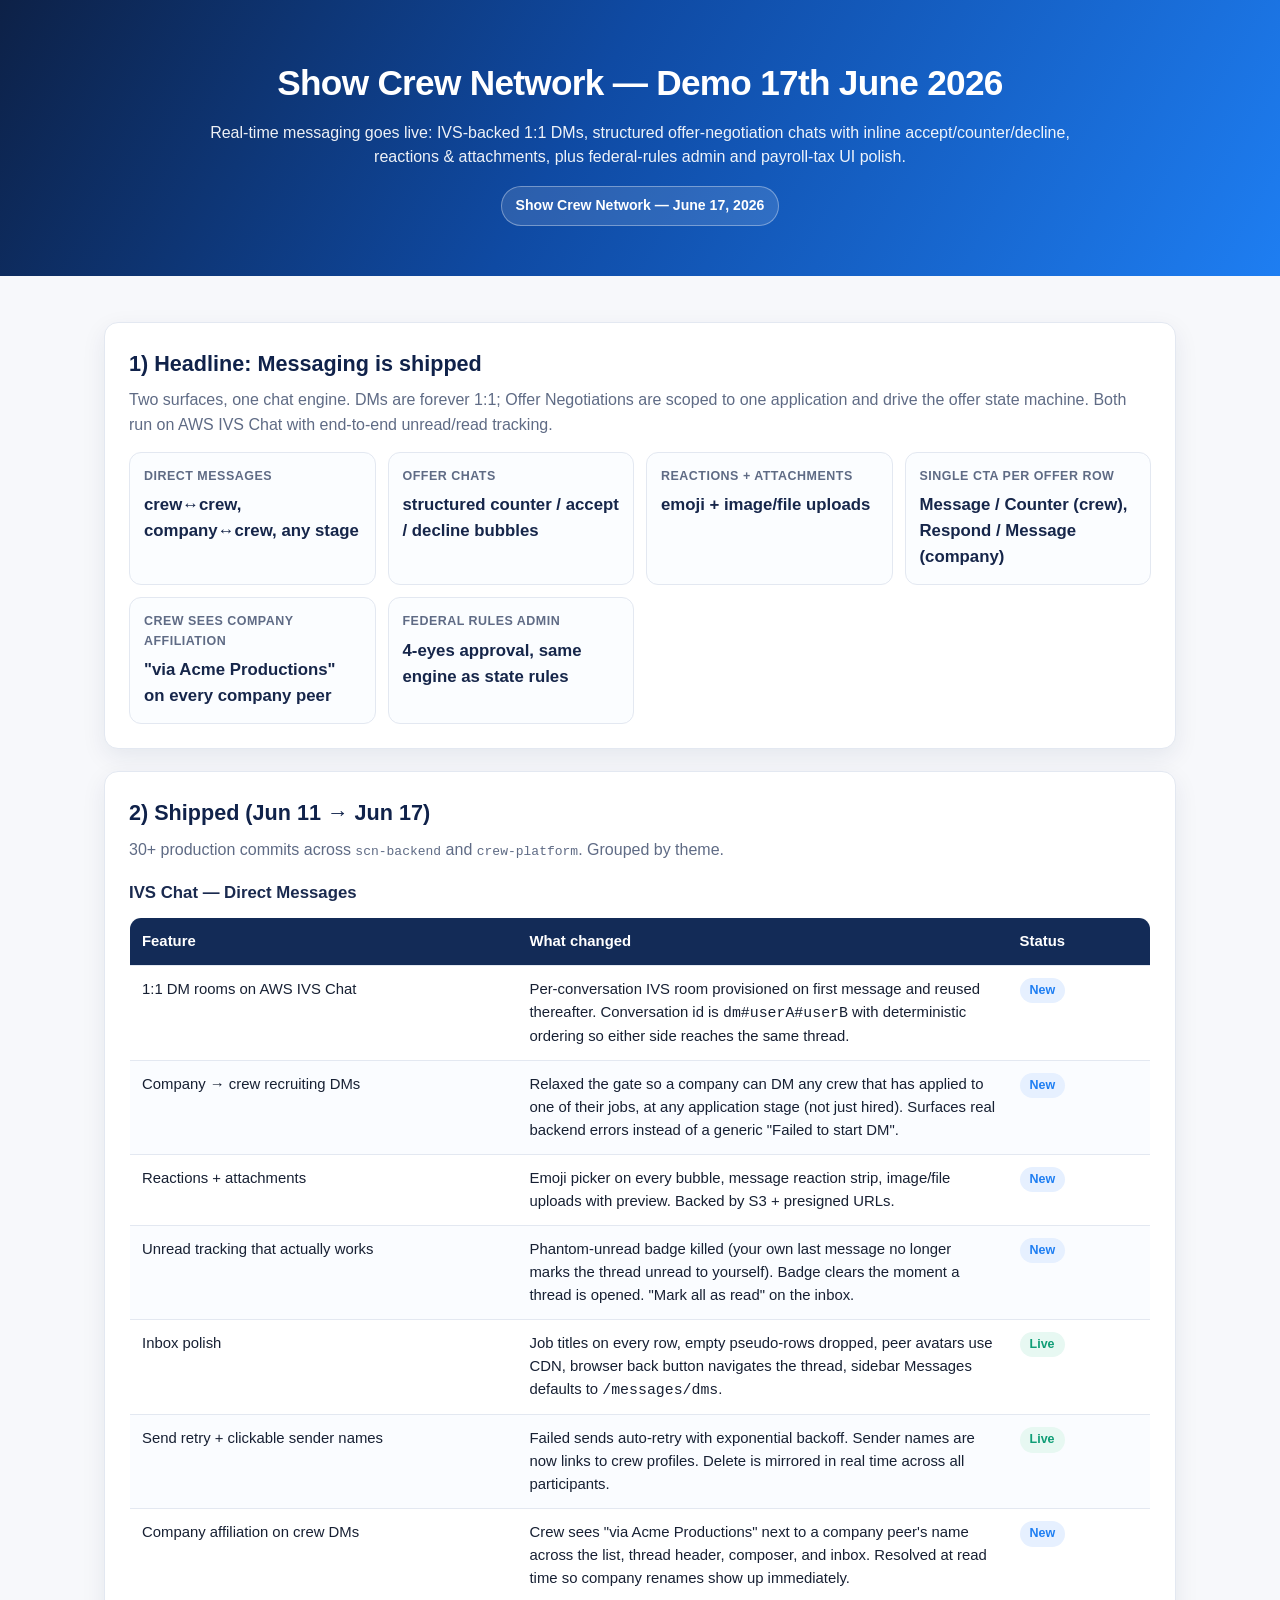
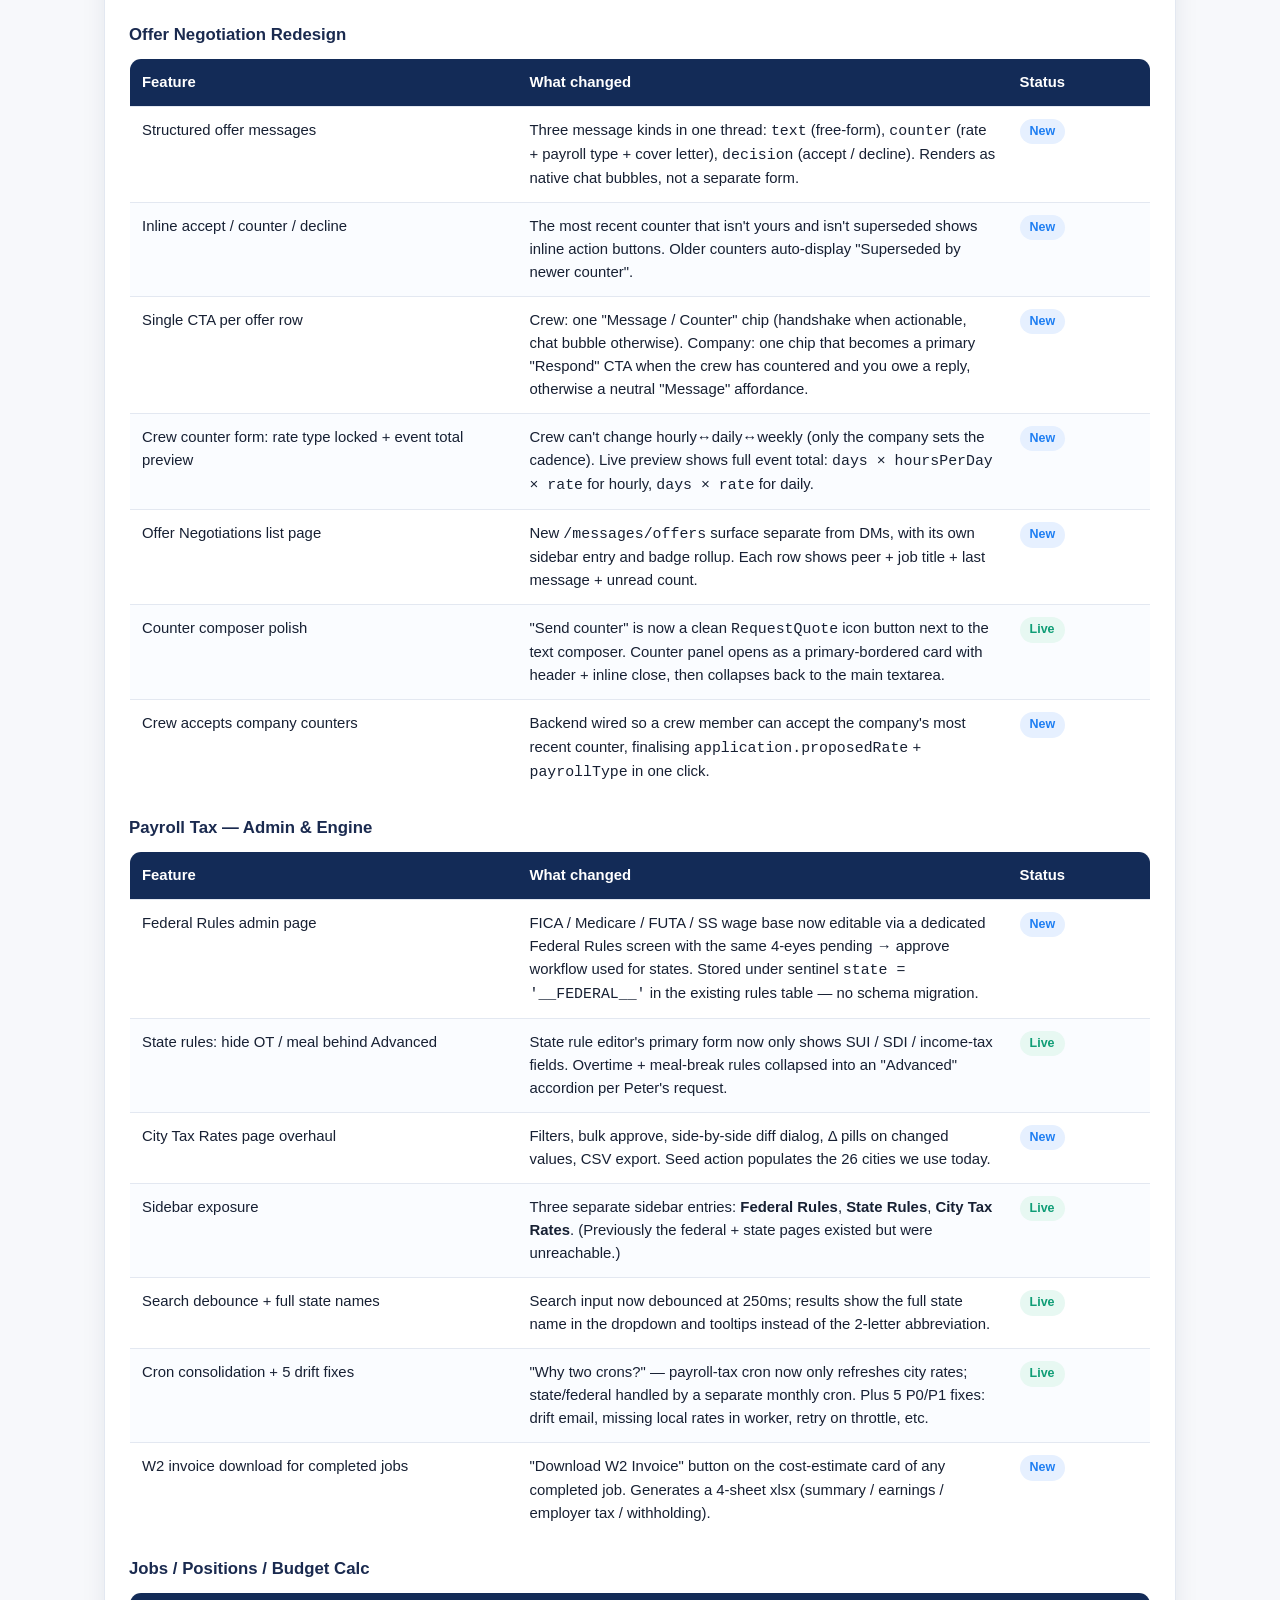
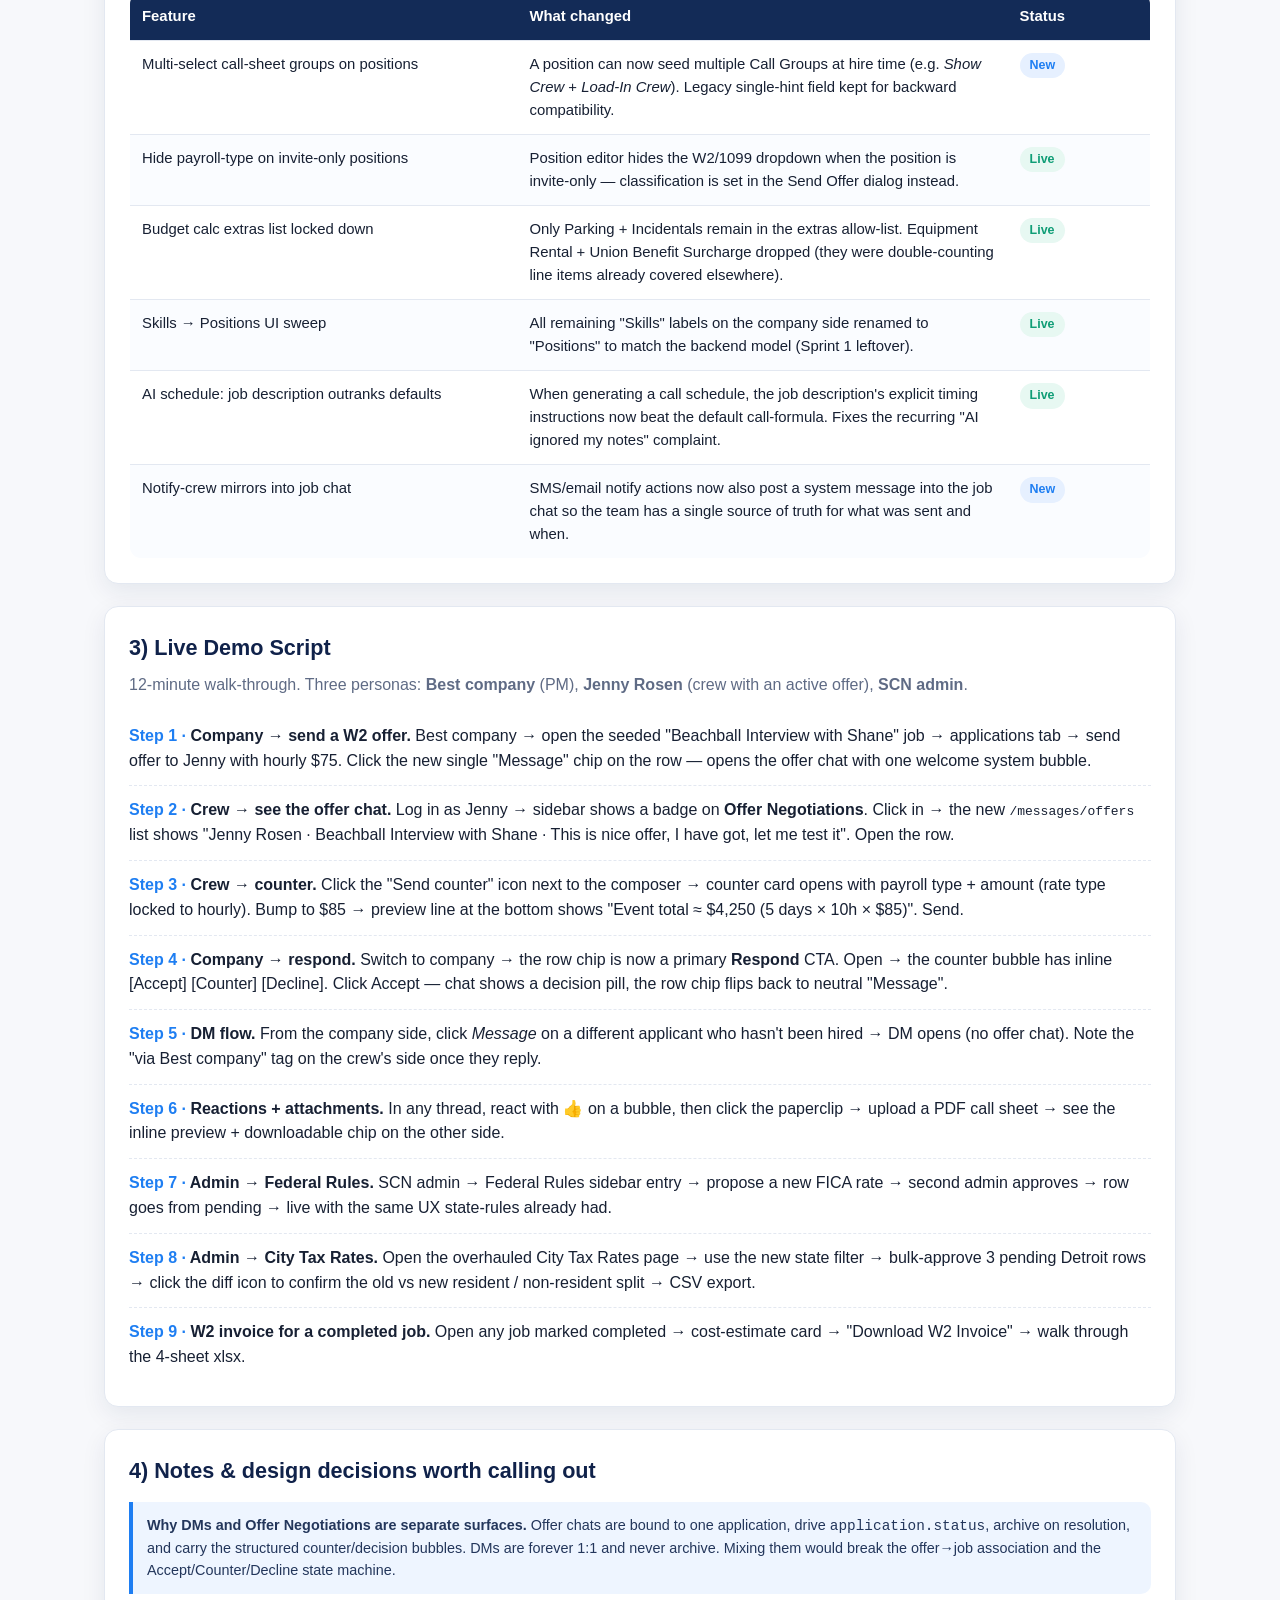
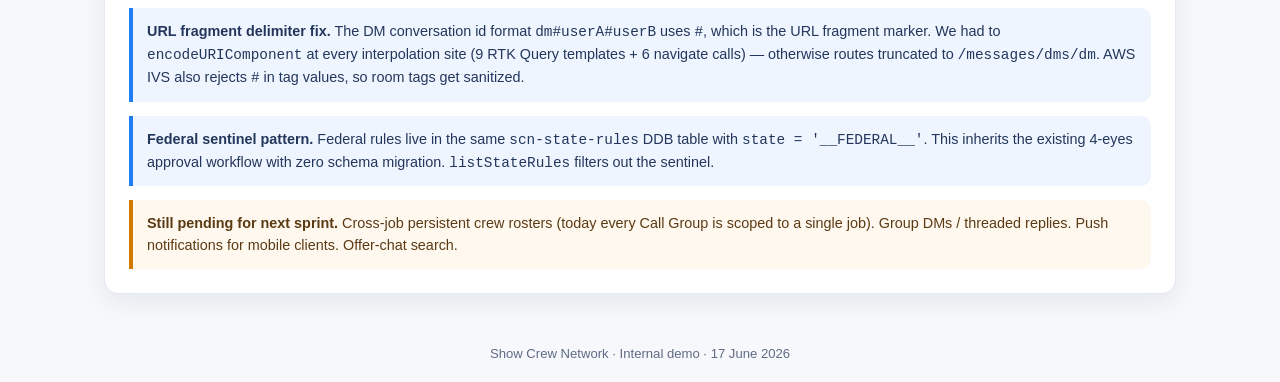
<file: show-crew-demo-17th-june-2026.html>
<!DOCTYPE html>
<html lang="en">
<head>
  <meta charset="UTF-8">
  <meta name="viewport" content="width=device-width, initial-scale=1.0">
  <title>Show Crew Network — Demo 17th June 2026</title>
  <style>
    :root {
      --bg: #f7f8fb;
      --card: #ffffff;
      --text: #172033;
      --muted: #5f6b85;
      --brand: #0f4aa3;
      --brand-2: #1e7ef2;
      --ok: #0f9d76;
      --warn: #d17a00;
      --line: #e3e8f1;
      --shadow: 0 8px 24px rgba(16, 37, 72, 0.08);
      --radius: 14px;
    }
    * { box-sizing: border-box; margin: 0; padding: 0; }
    body {
      font-family: -apple-system, BlinkMacSystemFont, 'Segoe UI', Roboto, Arial, sans-serif;
      background: var(--bg);
      color: var(--text);
      line-height: 1.55;
    }
    .hero {
      background: linear-gradient(120deg, #0d2147 0%, #0f4aa3 45%, #1e7ef2 100%);
      color: #fff;
      padding: 56px 24px 50px;
      text-align: center;
    }
    .hero h1 { font-size: 2.2rem; font-weight: 800; letter-spacing: -0.02em; }
    .hero p { margin-top: 10px; opacity: 0.93; max-width: 880px; margin-left: auto; margin-right: auto; }
    .meta {
      margin-top: 16px;
      display: inline-block;
      padding: 8px 14px;
      border: 1px solid rgba(255,255,255,0.35);
      border-radius: 999px;
      background: rgba(255,255,255,0.12);
      font-size: 0.88rem;
      font-weight: 600;
    }
    .wrap { max-width: 1120px; margin: 0 auto; padding: 24px; }
    section { margin-top: 22px; }
    .card {
      background: var(--card);
      border: 1px solid var(--line);
      border-radius: var(--radius);
      box-shadow: var(--shadow);
      padding: 24px;
    }
    h2 { font-size: 1.35rem; margin-bottom: 8px; color: #10224a; }
    h3 { font-size: 1.05rem; margin-top: 18px; margin-bottom: 8px; color: #1a2a4f; }
    p.sub { color: var(--muted); margin-bottom: 14px; }
    .kpi-grid {
      display: grid;
      grid-template-columns: repeat(auto-fit, minmax(220px, 1fr));
      gap: 12px;
      margin-top: 12px;
    }
    .kpi {
      border: 1px solid var(--line);
      border-radius: 12px;
      padding: 14px;
      background: #fbfdff;
    }
    .kpi .label { font-size: 0.78rem; color: var(--muted); text-transform: uppercase; letter-spacing: 0.04em; font-weight: 700; }
    .kpi .value { font-size: 1.05rem; font-weight: 700; margin-top: 6px; color: #16264a; }
    .pill { display: inline-block; padding: 3px 10px; border-radius: 999px; font-size: 0.78rem; font-weight: 600; }
    .done { background: #e7f8f2; color: var(--ok); }
    .new { background: #e6f0ff; color: var(--brand-2); }
    .focus { background: #fff5e8; color: var(--warn); }
    table {
      width: 100%;
      border-collapse: collapse;
      border: 1px solid var(--line);
      border-radius: 12px;
      overflow: hidden;
      font-size: 0.93rem;
      margin-top: 10px;
    }
    thead { background: #132b57; color: #fff; }
    th, td { text-align: left; padding: 12px 12px; border-bottom: 1px solid var(--line); vertical-align: top; }
    tbody tr:last-child td { border-bottom: none; }
    tbody tr:nth-child(even) td { background: #fafcff; }
    ul.tight { padding-left: 22px; margin: 6px 0 0; }
    ul.tight li { margin: 4px 0; }
    .note {
      margin-top: 14px;
      padding: 12px 14px;
      border-left: 4px solid var(--brand-2);
      background: #eef5ff;
      border-radius: 0 10px 10px 0;
      color: #23365b;
      font-size: 0.9rem;
    }
    .warn-note {
      margin-top: 14px;
      padding: 12px 14px;
      border-left: 4px solid var(--warn);
      background: #fff8ee;
      border-radius: 0 10px 10px 0;
      color: #5b3a14;
      font-size: 0.9rem;
    }
    .demo-step {
      counter-increment: step;
      padding: 12px 0;
      border-bottom: 1px dashed var(--line);
    }
    .demo-step:last-child { border-bottom: none; }
    .demo-step::before {
      content: "Step " counter(step) " · ";
      color: var(--brand-2);
      font-weight: 700;
    }
    .demo-script { counter-reset: step; }
    .footer {
      text-align: center;
      color: var(--muted);
      font-size: 0.82rem;
      padding: 26px 16px 36px;
    }
    @media (max-width: 768px) {
      .hero h1 { font-size: 1.7rem; }
      .wrap { padding: 14px; }
      .card { padding: 16px; }
    }
  </style>
</head>
<body>
  <header class="hero">
    <h1>Show Crew Network — Demo 17th June 2026</h1>
    <p>Real-time messaging goes live: IVS-backed 1:1 DMs, structured offer-negotiation chats with inline accept/counter/decline, reactions &amp; attachments, plus federal-rules admin and payroll-tax UI polish.</p>
    <div class="meta">Show Crew Network &mdash; June 17, 2026</div>
  </header>

  <main class="wrap">

    <!-- ─────────────────────────────────────────────────────────── -->
    <section class="card">
      <h2>1) Headline: Messaging is shipped</h2>
      <p class="sub">Two surfaces, one chat engine. DMs are forever 1:1; Offer Negotiations are scoped to one application and drive the offer state machine. Both run on AWS IVS Chat with end-to-end unread/read tracking.</p>
      <div class="kpi-grid">
        <div class="kpi"><div class="label">Direct messages</div><div class="value">crew↔crew, company↔crew, any stage</div></div>
        <div class="kpi"><div class="label">Offer chats</div><div class="value">structured counter / accept / decline bubbles</div></div>
        <div class="kpi"><div class="label">Reactions + attachments</div><div class="value">emoji + image/file uploads</div></div>
        <div class="kpi"><div class="label">Single CTA per offer row</div><div class="value">Message / Counter (crew), Respond / Message (company)</div></div>
        <div class="kpi"><div class="label">Crew sees company affiliation</div><div class="value">"via Acme Productions" on every company peer</div></div>
        <div class="kpi"><div class="label">Federal rules admin</div><div class="value">4-eyes approval, same engine as state rules</div></div>
      </div>
    </section>

    <!-- ─────────────────────────────────────────────────────────── -->
    <section class="card">
      <h2>2) Shipped (Jun 11 → Jun 17)</h2>
      <p class="sub">30+ production commits across <code>scn-backend</code> and <code>crew-platform</code>. Grouped by theme.</p>

      <h3>IVS Chat — Direct Messages</h3>
      <table>
        <thead><tr><th style="width:38%">Feature</th><th>What changed</th><th style="width:14%">Status</th></tr></thead>
        <tbody>
          <tr><td>1:1 DM rooms on AWS IVS Chat</td><td>Per-conversation IVS room provisioned on first message and reused thereafter. Conversation id is <code>dm#userA#userB</code> with deterministic ordering so either side reaches the same thread.</td><td><span class="pill new">New</span></td></tr>
          <tr><td>Company → crew recruiting DMs</td><td>Relaxed the gate so a company can DM any crew that has applied to one of their jobs, at any application stage (not just hired). Surfaces real backend errors instead of a generic "Failed to start DM".</td><td><span class="pill new">New</span></td></tr>
          <tr><td>Reactions + attachments</td><td>Emoji picker on every bubble, message reaction strip, image/file uploads with preview. Backed by S3 + presigned URLs.</td><td><span class="pill new">New</span></td></tr>
          <tr><td>Unread tracking that actually works</td><td>Phantom-unread badge killed (your own last message no longer marks the thread unread to yourself). Badge clears the moment a thread is opened. "Mark all as read" on the inbox.</td><td><span class="pill new">New</span></td></tr>
          <tr><td>Inbox polish</td><td>Job titles on every row, empty pseudo-rows dropped, peer avatars use CDN, browser back button navigates the thread, sidebar Messages defaults to <code>/messages/dms</code>.</td><td><span class="pill done">Live</span></td></tr>
          <tr><td>Send retry + clickable sender names</td><td>Failed sends auto-retry with exponential backoff. Sender names are now links to crew profiles. Delete is mirrored in real time across all participants.</td><td><span class="pill done">Live</span></td></tr>
          <tr><td>Company affiliation on crew DMs</td><td>Crew sees "via Acme Productions" next to a company peer's name across the list, thread header, composer, and inbox. Resolved at read time so company renames show up immediately.</td><td><span class="pill new">New</span></td></tr>
        </tbody>
      </table>

      <h3>Offer Negotiation Redesign</h3>
      <table>
        <thead><tr><th style="width:38%">Feature</th><th>What changed</th><th style="width:14%">Status</th></tr></thead>
        <tbody>
          <tr><td>Structured offer messages</td><td>Three message kinds in one thread: <code>text</code> (free-form), <code>counter</code> (rate + payroll type + cover letter), <code>decision</code> (accept / decline). Renders as native chat bubbles, not a separate form.</td><td><span class="pill new">New</span></td></tr>
          <tr><td>Inline accept / counter / decline</td><td>The most recent counter that isn't yours and isn't superseded shows inline action buttons. Older counters auto-display "Superseded by newer counter".</td><td><span class="pill new">New</span></td></tr>
          <tr><td>Single CTA per offer row</td><td>Crew: one "Message / Counter" chip (handshake when actionable, chat bubble otherwise). Company: one chip that becomes a primary "Respond" CTA when the crew has countered and you owe a reply, otherwise a neutral "Message" affordance.</td><td><span class="pill new">New</span></td></tr>
          <tr><td>Crew counter form: rate type locked + event total preview</td><td>Crew can't change hourly↔daily↔weekly (only the company sets the cadence). Live preview shows full event total: <code>days × hoursPerDay × rate</code> for hourly, <code>days × rate</code> for daily.</td><td><span class="pill new">New</span></td></tr>
          <tr><td>Offer Negotiations list page</td><td>New <code>/messages/offers</code> surface separate from DMs, with its own sidebar entry and badge rollup. Each row shows peer + job title + last message + unread count.</td><td><span class="pill new">New</span></td></tr>
          <tr><td>Counter composer polish</td><td>"Send counter" is now a clean <code>RequestQuote</code> icon button next to the text composer. Counter panel opens as a primary-bordered card with header + inline close, then collapses back to the main textarea.</td><td><span class="pill done">Live</span></td></tr>
          <tr><td>Crew accepts company counters</td><td>Backend wired so a crew member can accept the company's most recent counter, finalising <code>application.proposedRate</code> + <code>payrollType</code> in one click.</td><td><span class="pill new">New</span></td></tr>
        </tbody>
      </table>

      <h3>Payroll Tax — Admin &amp; Engine</h3>
      <table>
        <thead><tr><th style="width:38%">Feature</th><th>What changed</th><th style="width:14%">Status</th></tr></thead>
        <tbody>
          <tr><td>Federal Rules admin page</td><td>FICA / Medicare / FUTA / SS wage base now editable via a dedicated Federal Rules screen with the same 4-eyes pending → approve workflow used for states. Stored under sentinel <code>state = '__FEDERAL__'</code> in the existing rules table — no schema migration.</td><td><span class="pill new">New</span></td></tr>
          <tr><td>State rules: hide OT / meal behind Advanced</td><td>State rule editor's primary form now only shows SUI / SDI / income-tax fields. Overtime + meal-break rules collapsed into an "Advanced" accordion per Peter's request.</td><td><span class="pill done">Live</span></td></tr>
          <tr><td>City Tax Rates page overhaul</td><td>Filters, bulk approve, side-by-side diff dialog, Δ pills on changed values, CSV export. Seed action populates the 26 cities we use today.</td><td><span class="pill new">New</span></td></tr>
          <tr><td>Sidebar exposure</td><td>Three separate sidebar entries: <strong>Federal Rules</strong>, <strong>State Rules</strong>, <strong>City Tax Rates</strong>. (Previously the federal + state pages existed but were unreachable.)</td><td><span class="pill done">Live</span></td></tr>
          <tr><td>Search debounce + full state names</td><td>Search input now debounced at 250ms; results show the full state name in the dropdown and tooltips instead of the 2-letter abbreviation.</td><td><span class="pill done">Live</span></td></tr>
          <tr><td>Cron consolidation + 5 drift fixes</td><td>"Why two crons?" — payroll-tax cron now only refreshes city rates; state/federal handled by a separate monthly cron. Plus 5 P0/P1 fixes: drift email, missing local rates in worker, retry on throttle, etc.</td><td><span class="pill done">Live</span></td></tr>
          <tr><td>W2 invoice download for completed jobs</td><td>"Download W2 Invoice" button on the cost-estimate card of any completed job. Generates a 4-sheet xlsx (summary / earnings / employer tax / withholding).</td><td><span class="pill new">New</span></td></tr>
        </tbody>
      </table>

      <h3>Jobs / Positions / Budget Calc</h3>
      <table>
        <thead><tr><th style="width:38%">Feature</th><th>What changed</th><th style="width:14%">Status</th></tr></thead>
        <tbody>
          <tr><td>Multi-select call-sheet groups on positions</td><td>A position can now seed multiple Call Groups at hire time (e.g. <em>Show Crew</em> + <em>Load-In Crew</em>). Legacy single-hint field kept for backward compatibility.</td><td><span class="pill new">New</span></td></tr>
          <tr><td>Hide payroll-type on invite-only positions</td><td>Position editor hides the W2/1099 dropdown when the position is invite-only — classification is set in the Send Offer dialog instead.</td><td><span class="pill done">Live</span></td></tr>
          <tr><td>Budget calc extras list locked down</td><td>Only Parking + Incidentals remain in the extras allow-list. Equipment Rental + Union Benefit Surcharge dropped (they were double-counting line items already covered elsewhere).</td><td><span class="pill done">Live</span></td></tr>
          <tr><td>Skills → Positions UI sweep</td><td>All remaining "Skills" labels on the company side renamed to "Positions" to match the backend model (Sprint 1 leftover).</td><td><span class="pill done">Live</span></td></tr>
          <tr><td>AI schedule: job description outranks defaults</td><td>When generating a call schedule, the job description's explicit timing instructions now beat the default call-formula. Fixes the recurring "AI ignored my notes" complaint.</td><td><span class="pill done">Live</span></td></tr>
          <tr><td>Notify-crew mirrors into job chat</td><td>SMS/email notify actions now also post a system message into the job chat so the team has a single source of truth for what was sent and when.</td><td><span class="pill new">New</span></td></tr>
        </tbody>
      </table>
    </section>

    <!-- ─────────────────────────────────────────────────────────── -->
    <section class="card">
      <h2>3) Live Demo Script</h2>
      <p class="sub">12-minute walk-through. Three personas: <strong>Best company</strong> (PM), <strong>Jenny Rosen</strong> (crew with an active offer), <strong>SCN admin</strong>.</p>
      <div class="demo-script">
        <div class="demo-step"><strong>Company → send a W2 offer.</strong> Best company → open the seeded "Beachball Interview with Shane" job → applications tab → send offer to Jenny with hourly $75. Click the new single "Message" chip on the row — opens the offer chat with one welcome system bubble.</div>
        <div class="demo-step"><strong>Crew → see the offer chat.</strong> Log in as Jenny → sidebar shows a badge on <strong>Offer Negotiations</strong>. Click in → the new <code>/messages/offers</code> list shows "Jenny Rosen · Beachball Interview with Shane · This is nice offer, I have got, let me test it". Open the row.</div>
        <div class="demo-step"><strong>Crew → counter.</strong> Click the "Send counter" icon next to the composer → counter card opens with payroll type + amount (rate type locked to hourly). Bump to $85 → preview line at the bottom shows "Event total ≈ $4,250 (5 days × 10h × $85)". Send.</div>
        <div class="demo-step"><strong>Company → respond.</strong> Switch to company → the row chip is now a primary <strong>Respond</strong> CTA. Open → the counter bubble has inline [Accept] [Counter] [Decline]. Click Accept — chat shows a decision pill, the row chip flips back to neutral "Message".</div>
        <div class="demo-step"><strong>DM flow.</strong> From the company side, click <em>Message</em> on a different applicant who hasn't been hired → DM opens (no offer chat). Note the "via Best company" tag on the crew's side once they reply.</div>
        <div class="demo-step"><strong>Reactions + attachments.</strong> In any thread, react with 👍 on a bubble, then click the paperclip → upload a PDF call sheet → see the inline preview + downloadable chip on the other side.</div>
        <div class="demo-step"><strong>Admin → Federal Rules.</strong> SCN admin → Federal Rules sidebar entry → propose a new FICA rate → second admin approves → row goes from pending → live with the same UX state-rules already had.</div>
        <div class="demo-step"><strong>Admin → City Tax Rates.</strong> Open the overhauled City Tax Rates page → use the new state filter → bulk-approve 3 pending Detroit rows → click the diff icon to confirm the old vs new resident / non-resident split → CSV export.</div>
        <div class="demo-step"><strong>W2 invoice for a completed job.</strong> Open any job marked completed → cost-estimate card → "Download W2 Invoice" → walk through the 4-sheet xlsx.</div>
      </div>
    </section>

    <!-- ─────────────────────────────────────────────────────────── -->
    <section class="card">
      <h2>4) Notes &amp; design decisions worth calling out</h2>
      <div class="note">
        <strong>Why DMs and Offer Negotiations are separate surfaces.</strong> Offer chats are bound to one application, drive <code>application.status</code>, archive on resolution, and carry the structured counter/decision bubbles. DMs are forever 1:1 and never archive. Mixing them would break the offer→job association and the Accept/Counter/Decline state machine.
      </div>
      <div class="note">
        <strong>URL fragment delimiter fix.</strong> The DM conversation id format <code>dm#userA#userB</code> uses <code>#</code>, which is the URL fragment marker. We had to <code>encodeURIComponent</code> at every interpolation site (9 RTK Query templates + 6 navigate calls) — otherwise routes truncated to <code>/messages/dms/dm</code>. AWS IVS also rejects <code>#</code> in tag values, so room tags get sanitized.
      </div>
      <div class="note">
        <strong>Federal sentinel pattern.</strong> Federal rules live in the same <code>scn-state-rules</code> DDB table with <code>state = '__FEDERAL__'</code>. This inherits the existing 4-eyes approval workflow with zero schema migration. <code>listStateRules</code> filters out the sentinel.
      </div>
      <div class="warn-note">
        <strong>Still pending for next sprint.</strong> Cross-job persistent crew rosters (today every Call Group is scoped to a single job). Group DMs / threaded replies. Push notifications for mobile clients. Offer-chat search.
      </div>
    </section>

  </main>

  <div class="footer">
    Show Crew Network · Internal demo · 17 June 2026
  </div>
</body>
</html>
</file>
